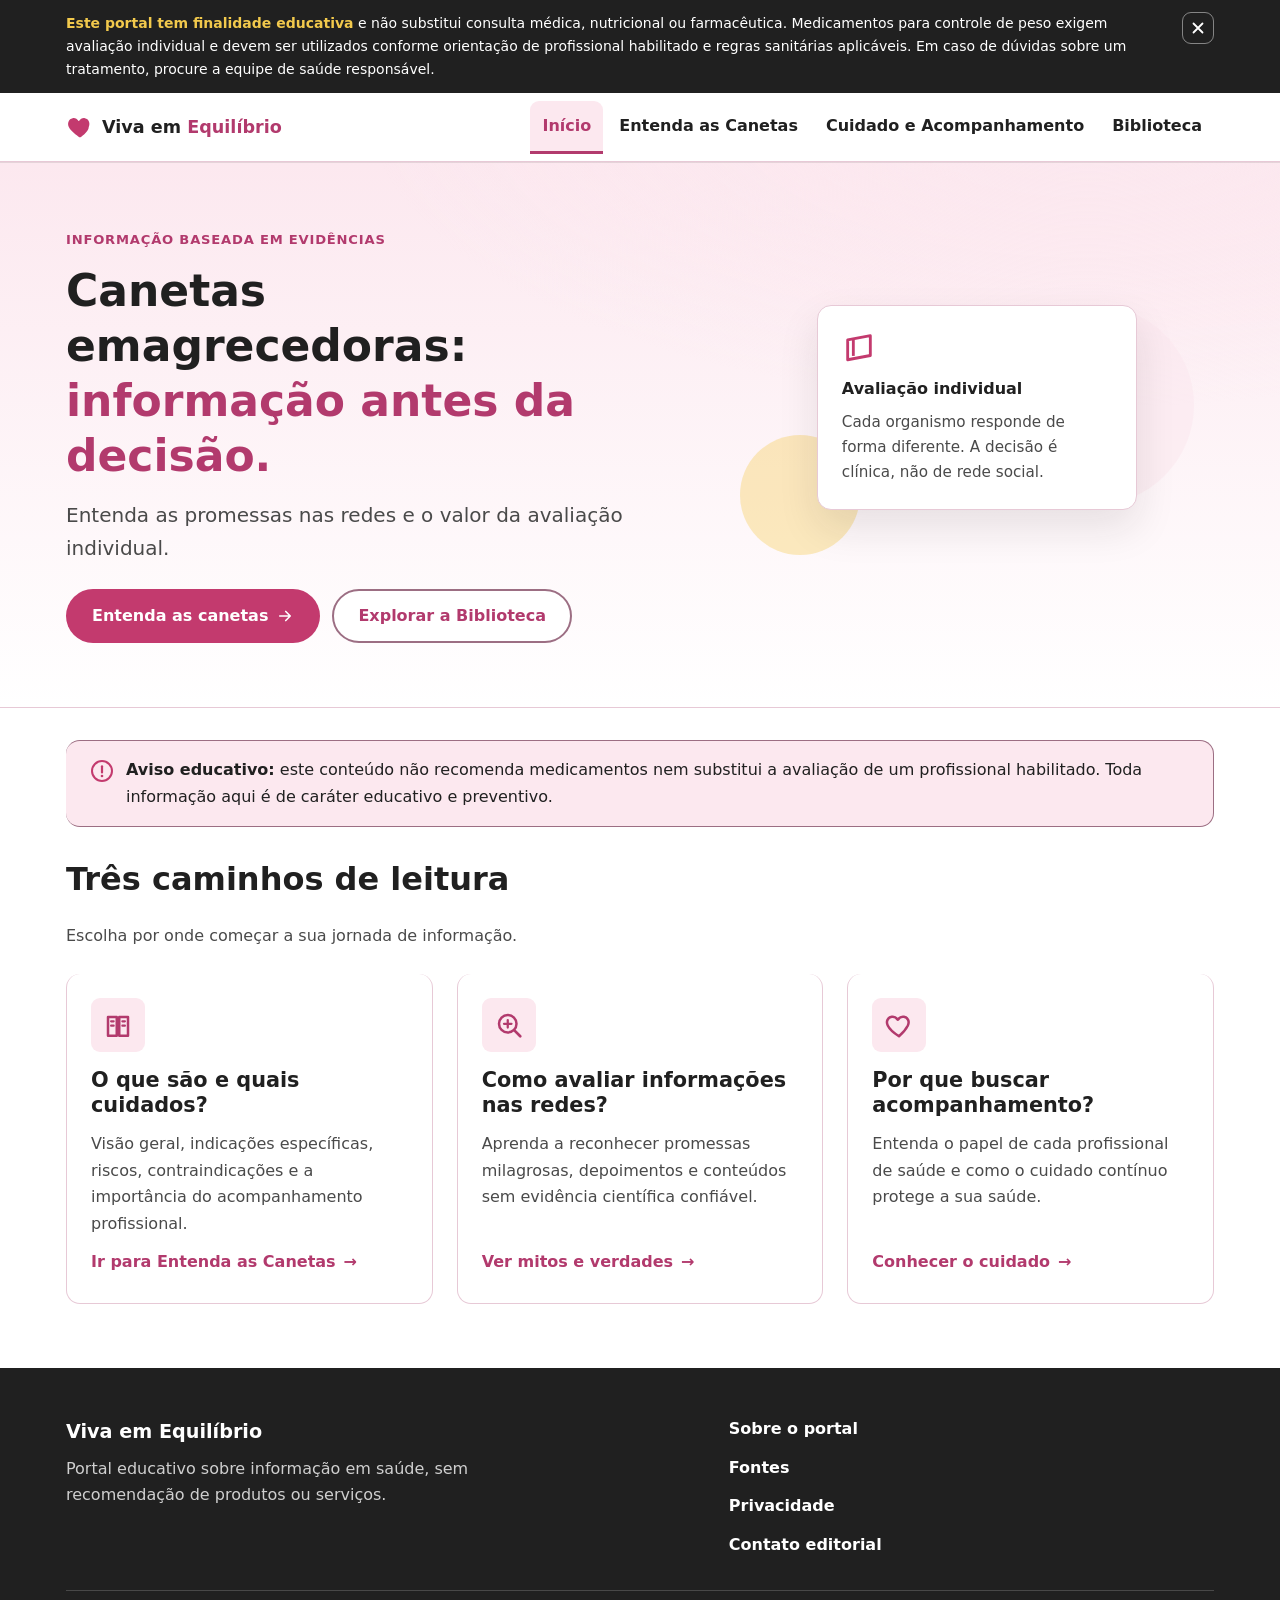
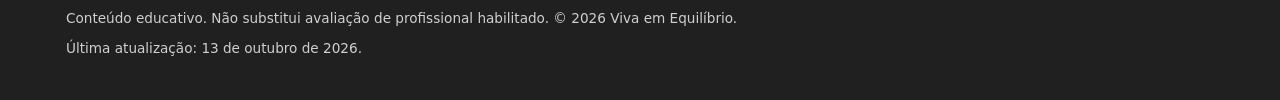
<file: index.html>
<!DOCTYPE html>
<html lang="pt-BR">
<head>
  <meta charset="UTF-8" />
  <meta name="viewport" content="width=device-width, initial-scale=1" />
  <meta name="description" content="Portal educativo Viva em Equilíbrio: informação baseada em evidências sobre canetas emagrecedoras, riscos, procedência, cuidado multiprofissional e fontes confiáveis." />
  <meta name="theme-color" content="#D94F83" />
  <meta name="color-scheme" content="light" />
  <meta name="author" content="Viva em Equilíbrio" />
  <link rel="icon" type="image/svg+xml" href="favicon.svg" />

  <link rel="canonical" href="https://viva-em-equilibrio.scoty-mat.workers.dev/" />

  <!-- Compartilhamento em redes sociais -->
  <meta property="og:type" content="website" />
  <meta property="og:locale" content="pt_BR" />
  <meta property="og:site_name" content="Viva em Equilíbrio" />
  <meta property="og:title" content="Viva em Equilíbrio — Informação antes da decisão" />
  <meta property="og:description" content="Portal educativo sobre canetas emagrecedoras: entenda as promessas nas redes e o valor da avaliação individual." />
  <meta property="og:url" content="https://viva-em-equilibrio.scoty-mat.workers.dev/" />
  <meta property="og:image" content="https://viva-em-equilibrio.scoty-mat.workers.dev/og-image.png" />
  <meta property="og:image:type" content="image/png" />
  <meta property="og:image:width" content="1200" />
  <meta property="og:image:height" content="630" />
  <meta property="og:image:alt" content="Viva em Equilíbrio — portal educativo: informação antes da decisão." />
  <meta name="twitter:card" content="summary_large_image" />
  <meta name="twitter:title" content="Viva em Equilíbrio — Informação antes da decisão" />
  <meta name="twitter:description" content="Portal educativo sobre canetas emagrecedoras: entenda as promessas nas redes e o valor da avaliação individual." />
  <meta name="twitter:image" content="https://viva-em-equilibrio.scoty-mat.workers.dev/og-image.png" />
  <meta name="twitter:image:alt" content="Viva em Equilíbrio — portal educativo: informação antes da decisão." />

  <title>Viva em Equilíbrio — Informação antes da decisão</title>
  <link rel="stylesheet" href="styles.css" />
  <noscript><link rel="stylesheet" href="noscript.css" /></noscript>
</head>
<body>
  <a class="pular-link" href="#conteudo">Pular para o conteúdo principal</a>

  <!-- Aviso educativo obrigatório (fixo no topo, dispensável) -->
  <div class="aviso-topo" id="aviso-topo" role="region" aria-label="Aviso educativo obrigatório">
    <div class="container aviso-topo__interno">
      <p class="aviso-topo__texto">
        <strong>Este portal tem finalidade educativa</strong> e não substitui consulta médica,
        nutricional ou farmacêutica. Medicamentos para controle de peso exigem avaliação
        individual e devem ser utilizados conforme orientação de profissional habilitado e
        regras sanitárias aplicáveis. Em caso de dúvidas sobre um tratamento, procure a equipe
        de saúde responsável.
      </p>
      <button type="button" class="aviso-topo__fechar" id="fechar-aviso" aria-label="Ocultar aviso educativo">
        <svg width="18" height="18" viewBox="0 0 24 24" aria-hidden="true" focusable="false">
          <path d="M6 6l12 12M18 6L6 18" fill="none" stroke="currentColor" stroke-width="2.4" stroke-linecap="round" />
        </svg>
      </button>
    </div>
  </div>

  <header class="cabecalho" id="topo">
    <div class="container cabecalho__interno">
      <a class="marca" href="#inicio" data-tab-link="inicio">
        <span class="marca__simbolo" aria-hidden="true">
          <svg width="28" height="28" viewBox="0 0 24 24" focusable="false">
            <path d="M12 21s-7.5-4.7-9.6-9.1C.9 8.6 2.4 5 5.7 4.4c2-.4 3.9.6 4.9 2.3a.4.4 0 0 0 .7 0c1-1.7 2.9-2.7 4.9-2.3 3.3.6 4.8 4.2 3.3 7.5C19.5 16.3 12 21 12 21z" fill="currentColor" />
          </svg>
        </span>
        <span class="marca__texto">Viva em <span class="marca__destaque">Equilíbrio</span></span>
      </a>

      <button
        type="button"
        class="hamburguer"
        id="botao-menu"
        aria-expanded="false"
        aria-controls="menu-principal"
        aria-label="Abrir menu de navegação"
      >
        <span class="hamburguer__barra" aria-hidden="true"></span>
        <span class="hamburguer__barra" aria-hidden="true"></span>
        <span class="hamburguer__barra" aria-hidden="true"></span>
      </button>

      <nav class="navegacao" id="menu-principal" aria-label="Navegação principal">
        <ul class="navegacao__lista" role="tablist" aria-label="Seções do portal">
          <li role="presentation">
            <button type="button" class="aba" id="aba-inicio" role="tab"
              aria-selected="true" aria-controls="painel-inicio" tabindex="0">
              Início
            </button>
          </li>
          <li role="presentation">
            <button type="button" class="aba" id="aba-canetas" role="tab"
              aria-selected="false" aria-controls="painel-canetas" tabindex="-1">
              Entenda as Canetas
            </button>
          </li>
          <li role="presentation">
            <button type="button" class="aba" id="aba-cuidado" role="tab"
              aria-selected="false" aria-controls="painel-cuidado" tabindex="-1">
              Cuidado e Acompanhamento
            </button>
          </li>
          <li role="presentation">
            <button type="button" class="aba" id="aba-biblioteca" role="tab"
              aria-selected="false" aria-controls="painel-biblioteca" tabindex="-1">
              Biblioteca
            </button>
          </li>
        </ul>
      </nav>
    </div>
  </header>

  <main id="conteudo" tabindex="-1">

    <!-- ============================= ABA 1: INÍCIO ============================= -->
    <section class="painel" id="painel-inicio" role="tabpanel" aria-labelledby="aba-inicio" tabindex="0">

      <div class="hero">
        <div class="container hero__interno">
          <div class="hero__conteudo">
            <p class="hero__etiqueta">Informação baseada em evidências</p>
            <h1 class="hero__titulo">Canetas emagrecedoras: <span class="hero__titulo-destaque">informação antes da decisão.</span></h1>
            <p class="hero__subtitulo">
              Entenda as promessas nas redes e o valor da avaliação individual.
            </p>
            <div class="hero__acoes">
              <button type="button" class="botao botao--primario" data-tab-link="canetas">
                Entenda as canetas
                <svg width="18" height="18" viewBox="0 0 24 24" aria-hidden="true" focusable="false">
                  <path d="M5 12h14M13 6l6 6-6 6" fill="none" stroke="currentColor" stroke-width="2.2" stroke-linecap="round" stroke-linejoin="round" />
                </svg>
              </button>
              <button type="button" class="botao botao--secundario" data-tab-link="biblioteca">
                Explorar a Biblioteca
              </button>
            </div>
          </div>
          <div class="hero__arte" aria-hidden="true">
            <div class="hero__circulo hero__circulo--1"></div>
            <div class="hero__circulo hero__circulo--2"></div>
            <div class="hero__cartao">
              <span class="hero__cartao-icon">
                <svg width="34" height="34" viewBox="0 0 24 24" focusable="false">
                  <path d="M4 7l16-3v14l-16 3V7z" fill="none" stroke="currentColor" stroke-width="2" stroke-linejoin="round" />
                  <path d="M8 6.7v11.6" fill="none" stroke="currentColor" stroke-width="2" />
                </svg>
              </span>
              <p class="hero__cartao-titulo">Avaliação individual</p>
              <p class="hero__cartao-texto">Cada organismo responde de forma diferente. A decisão é clínica, não de rede social.</p>
            </div>
          </div>
        </div>
      </div>

      <div class="container">

        <!-- Aviso educativo em destaque -->
        <aside class="bloco-aviso" role="note" aria-label="Aviso educativo">
          <span class="bloco-aviso__icone" aria-hidden="true">
            <svg width="24" height="24" viewBox="0 0 24 24" focusable="false">
              <circle cx="12" cy="12" r="10" fill="none" stroke="currentColor" stroke-width="2" />
              <path d="M12 7.3v6.2" stroke="currentColor" stroke-width="2.2" stroke-linecap="round" />
              <circle cx="12" cy="17" r="1.3" fill="currentColor" />
            </svg>
          </span>
          <p class="bloco-aviso__texto">
            <strong>Aviso educativo:</strong> este conteúdo não recomenda medicamentos nem
            substitui a avaliação de um profissional habilitado. Toda informação aqui é de
            caráter educativo e preventivo.
          </p>
        </aside>

        <!-- Três caminhos de leitura -->
        <section class="secao" aria-labelledby="titulo-caminhos">
          <header class="secao__cabecalho">
            <h2 class="secao__titulo" id="titulo-caminhos">Três caminhos de leitura</h2>
            <p class="secao__descricao">Escolha por onde começar a sua jornada de informação.</p>
          </header>

          <div class="grade grade--tres">
            <article class="cartao cartao--caminho">
              <span class="cartao__icone" aria-hidden="true">
                <svg width="30" height="30" viewBox="0 0 24 24" focusable="false">
                  <path d="M4 5.5h7v15H4zM13 5.5h7v15h-7z" fill="none" stroke="currentColor" stroke-width="2" stroke-linejoin="round" />
                  <path d="M6.5 9h2M15.5 9h2M6.5 12.5h2M15.5 12.5h2" stroke="currentColor" stroke-width="1.8" stroke-linecap="round" />
                </svg>
              </span>
              <h3 class="cartao__titulo">O que são e quais cuidados?</h3>
              <p class="cartao__texto">Visão geral, indicações específicas, riscos, contraindicações e a importância do acompanhamento profissional.</p>
              <button type="button" class="link-acao" data-tab-link="canetas">
                Ir para Entenda as Canetas
                <span aria-hidden="true">→</span>
              </button>
            </article>

            <article class="cartao cartao--caminho">
              <span class="cartao__icone" aria-hidden="true">
                <svg width="30" height="30" viewBox="0 0 24 24" focusable="false">
                  <circle cx="11" cy="11" r="7" fill="none" stroke="currentColor" stroke-width="2" />
                  <path d="M16.5 16.5L21 21" stroke="currentColor" stroke-width="2.2" stroke-linecap="round" />
                  <path d="M8 11h6M11 8v6" stroke="currentColor" stroke-width="1.8" stroke-linecap="round" />
                </svg>
              </span>
              <h3 class="cartao__titulo">Como avaliar informações nas redes?</h3>
              <p class="cartao__texto">Aprenda a reconhecer promessas milagrosas, depoimentos e conteúdos sem evidência científica confiável.</p>
              <button type="button" class="link-acao" data-tab-link="canetas">
                Ver mitos e verdades
                <span aria-hidden="true">→</span>
              </button>
            </article>

            <article class="cartao cartao--caminho">
              <span class="cartao__icone" aria-hidden="true">
                <svg width="30" height="30" viewBox="0 0 24 24" focusable="false">
                  <path d="M12 21s-7-4.4-9-8.6C1.4 9.2 3 5.9 6.2 5.4c1.9-.3 3.7.7 4.6 2.2a.3.3 0 0 0 .5 0c.9-1.5 2.7-2.5 4.6-2.2 3.2.5 4.7 3.8 3.2 7C17 16.6 12 21 12 21z" fill="none" stroke="currentColor" stroke-width="2" stroke-linejoin="round" />
                </svg>
              </span>
              <h3 class="cartao__titulo">Por que buscar acompanhamento?</h3>
              <p class="cartao__texto">Entenda o papel de cada profissional de saúde e como o cuidado contínuo protege a sua saúde.</p>
              <button type="button" class="link-acao" data-tab-link="cuidado">
                Conhecer o cuidado
                <span aria-hidden="true">→</span>
              </button>
            </article>
          </div>
        </section>
      </div>
    </section>

    <!-- ======================= ABA 2: ENTENDA AS CANETAS ======================= -->
    <section class="painel" id="painel-canetas" role="tabpanel" aria-labelledby="aba-canetas" tabindex="0" hidden>
      <div class="container secao-pagina">

        <nav class="subnav" aria-label="Subáreas de Entenda as Canetas">
          <a href="#canetas-visao">Visão Geral</a>
          <a href="#canetas-riscos">Riscos e Cuidados</a>
          <a href="#canetas-procedencia">Procedência</a>
          <a href="#canetas-mitos">Mitos e Verdades</a>
          <a href="#canetas-alertas">Sinais de Alerta</a>
          <a href="#canetas-quiz">Quiz Educativo</a>
        </nav>

        <header class="pagina__cabecalho">
          <p class="pagina__etiqueta">Tema central</p>
          <h1 class="pagina__titulo">Entenda as Canetas</h1>
          <p class="pagina__descricao">
            Informação educativa sobre medicamentos injetáveis usados no controle de peso —
            sem promessas e sem recomendar produtos.
          </p>
        </header>

        <aside class="bloco-aviso bloco-aviso--alerta" role="note">
          <span class="bloco-aviso__icone" aria-hidden="true">
            <svg width="24" height="24" viewBox="0 0 24 24" focusable="false">
              <path d="M12 3l9.5 17H2.5L12 3z" fill="none" stroke="currentColor" stroke-width="2" stroke-linejoin="round" />
              <path d="M12 9.5v4.5" stroke="currentColor" stroke-width="2.2" stroke-linecap="round" />
              <circle cx="12" cy="17.2" r="1.2" fill="currentColor" />
            </svg>
          </span>
          <p class="bloco-aviso__texto">
            <strong>Não inicie, interrompa ou altere tratamento por conta própria.</strong>
            Decisões sobre medicamentos devem ser tomadas com um profissional habilitado.
          </p>
        </aside>

        <!-- Visão Geral -->
        <section class="secao" id="canetas-visao" aria-labelledby="titulo-visao">
          <header class="secao__cabecalho">
            <h2 class="secao__titulo" id="titulo-visao">Visão geral</h2>
          </header>
          <div class="texto-longos">
            <p>
              As chamadas “canetas emagrecedoras” são formas de apresentação de medicamentos
              injetáveis que atuam em mecanismos ligados ao apetite e ao metabolismo. Elas não
              são produtos de uso geral nem itens de bem-estar: são medicamentos sujeitos a
              regras sanitárias e que exigem <strong>indicação específica</strong>.
            </p>
            <p>
              A indicação depende de uma <strong>avaliação individual</strong>. Fatores como
              histórico de saúde, outras condições clínicas, uso de outros medicamentos e
              objetivos do tratamento precisam ser analisados por um profissional habilitado.
              O que funciona para uma pessoa pode não ser adequado — nem seguro — para outra.
            </p>
            <div class="destaque-lista">
              <h3 class="destaque-lista__titulo">O que a avaliação individual considera</h3>
              <ul class="lista-marcada">
                <li>Histórico clínico e condições de saúde associadas.</li>
                <li>Uso de outros medicamentos e possíveis interações.</li>
                <li>Contraindicações e fatores de risco pessoais.</li>
                <li>Acompanhamento, exames e monitoramento ao longo do tempo.</li>
              </ul>
            </div>
          </div>
        </section>

        <!-- Riscos e Cuidados (acordeão) -->
        <section class="secao" id="canetas-riscos" aria-labelledby="titulo-riscos">
          <header class="secao__cabecalho">
            <h2 class="secao__titulo" id="titulo-riscos">Riscos e cuidados</h2>
            <p class="secao__descricao">Toque em cada item para expandir. Estas informações são educativas e não substituem a bula nem a orientação profissional.</p>
          </header>

          <div class="acordeao" data-acordeao>
            <div class="acordeao__item">
              <h3 class="acordeao__cabecalho">
                <button type="button" class="acordeao__gatilho" aria-expanded="false" aria-controls="risco-1" id="risco-1-gatilho">
                  <span>Efeitos adversos</span>
                  <span class="acordeao__seta" aria-hidden="true"></span>
                </button>
              </h3>
              <div class="acordeao__painel" id="risco-1" role="region" aria-labelledby="risco-1-gatilho" hidden>
                <p>
                  Como qualquer medicamento, podem ocorrer reações indesejadas. A intensidade e
                  o tipo variam de pessoa para pessoa. Somente um profissional pode avaliar se os
                  benefícios superam os riscos no seu caso e como monitorá-los. Não busque
                  orientação sobre reações em redes sociais: procure a equipe de saúde.
                </p>
              </div>
            </div>

            <div class="acordeao__item">
              <h3 class="acordeao__cabecalho">
                <button type="button" class="acordeao__gatilho" aria-expanded="false" aria-controls="risco-2" id="risco-2-gatilho">
                  <span>Contraindicações</span>
                  <span class="acordeao__seta" aria-hidden="true"></span>
                </button>
              </h3>
              <div class="acordeao__painel" id="risco-2" role="region" aria-labelledby="risco-2-gatilho" hidden>
                <p>
                  Existem situações em que o uso não é indicado. Essas condições precisam ser
                  identificadas por quem avalia e acompanha o tratamento. É por isso que o uso
                  sem indicação e sem acompanhamento é considerado inseguro.
                </p>
              </div>
            </div>

            <div class="acordeao__item">
              <h3 class="acordeao__cabecalho">
                <button type="button" class="acordeao__gatilho" aria-expanded="false" aria-controls="risco-3" id="risco-3-gatilho">
                  <span>Interações medicamentosas</span>
                  <span class="acordeao__seta" aria-hidden="true"></span>
                </button>
              </h3>
              <div class="acordeao__painel" id="risco-3" role="region" aria-labelledby="risco-3-gatilho" hidden>
                <p>
                  Outros medicamentos em uso podem interferir no efeito e na segurança do
                  tratamento. Sempre informe à equipe de saúde tudo o que você utiliza, incluindo
                  suplementos e produtos de origem natural.
                </p>
              </div>
            </div>

            <div class="acordeao__item">
              <h3 class="acordeao__cabecalho">
                <button type="button" class="acordeao__gatilho" aria-expanded="false" aria-controls="risco-4" id="risco-4-gatilho">
                  <span>Importância do acompanhamento</span>
                  <span class="acordeao__seta" aria-hidden="true"></span>
                </button>
              </h3>
              <div class="acordeao__painel" id="risco-4" role="region" aria-labelledby="risco-4-gatilho" hidden>
                <p>
                  O acompanhamento permite ajustes, monitoramento de efeitos e detecção precoce
                  de problemas. Tratamento sério é tratamento acompanhado.
                </p>
              </div>
            </div>
          </div>

          <p class="aviso-inline">
            <strong>Lembrete:</strong> não inicie, interrompa ou altere tratamento por conta própria.
          </p>
        </section>

        <!-- Procedência e Autenticidade -->
        <section class="secao secao--destaque" id="canetas-procedencia" aria-labelledby="titulo-procedencia">
          <header class="secao__cabecalho">
            <h2 class="secao__titulo" id="titulo-procedencia">Original, falsificada ou irregular: como verificar?</h2>
            <p class="secao__descricao">Aparência e QR code, isoladamente, não garantem autenticidade.</p>
          </header>

          <div class="grade grade--dois">
            <div class="cartao cartao--verificacao">
              <h3 class="cartao__titulo">Checklist de verificação</h3>
              <ul class="lista-marcada lista-marcada--numerada">
                <li><strong>Estabelecimento e nota fiscal:</strong> compra em local licenciado, com documentação.</li>
                <li><strong>Registro na Anvisa:</strong> confira o registro do produto nos canais oficiais.</li>
                <li><strong>Lote e lacres:</strong> verifique integridade da embalagem, lote e validade.</li>
                <li><strong>Alertas oficiais:</strong> acompanhe comunicados e alertas sanitários publicados.</li>
              </ul>
            </div>
            <div class="cartao cartao--atencao">
              <h3 class="cartao__titulo">Atenção</h3>
              <p class="cartao__texto">
                Um QR code pode ser copiado e reaproveitado. Imagens bonitas, embalagens
                impecáveis e “aparência de original” <strong>não garantem autenticidade</strong>.
              </p>
              <p class="cartao__texto">
                Este portal é educativo e <strong>não autentica produtos por foto</strong>. Para
                confirmar procedência, consulte os canais oficiais citados na
                <button type="button" class="link-acao link-acao--inline" data-tab-link="biblioteca">Biblioteca</button>.
              </p>
            </div>
          </div>
        </section>

        <!-- Mitos e Verdades -->
        <section class="secao" id="canetas-mitos" aria-labelledby="titulo-mitos">
          <header class="secao__cabecalho">
            <h2 class="secao__titulo" id="titulo-mitos">Mitos e verdades</h2>
            <p class="secao__descricao">Perguntas frequentes com respostas diretas.</p>
          </header>

          <div class="acordeao" data-acordeao>
            <div class="acordeao__item">
              <h3 class="acordeao__cabecalho">
                <button type="button" class="acordeao__gatilho" aria-expanded="false" aria-controls="mito-1" id="mito-1-gatilho">
                  <span>Depoimento comprova segurança?</span>
                  <span class="acordeao__seta" aria-hidden="true"></span>
                </button>
              </h3>
              <div class="acordeao__painel" id="mito-1" role="region" aria-labelledby="mito-1-gatilho" hidden>
                <p><strong>Não.</strong> Um relato pessoal é uma experiência individual e não
                  substitui evidências científicas. Depoimentos não comprovam segurança nem eficácia.</p>
              </div>
            </div>

            <div class="acordeao__item">
              <h3 class="acordeao__cabecalho">
                <button type="button" class="acordeao__gatilho" aria-expanded="false" aria-controls="mito-2" id="mito-2-gatilho">
                  <span>Serve para qualquer pessoa?</span>
                  <span class="acordeao__seta" aria-hidden="true"></span>
                </button>
              </h3>
              <div class="acordeao__painel" id="mito-2" role="region" aria-labelledby="mito-2-gatilho" hidden>
                <p><strong>Não.</strong> A indicação é individual. O que é adequado para uma pessoa
                  pode não ser para outra, por isso a avaliação profissional é indispensável.</p>
              </div>
            </div>

            <div class="acordeao__item">
              <h3 class="acordeao__cabecalho">
                <button type="button" class="acordeao__gatilho" aria-expanded="false" aria-controls="mito-3" id="mito-3-gatilho">
                  <span>Todo medicamento é ruim?</span>
                  <span class="acordeao__seta" aria-hidden="true"></span>
                </button>
              </h3>
              <div class="acordeao__painel" id="mito-3" role="region" aria-labelledby="mito-3-gatilho" hidden>
                <p><strong>Não.</strong> Medicamentos podem ter indicação adequada quando usados
                  com avaliação, prescrição e acompanhamento. O problema não é o medicamento em
                  si, mas o uso sem critério.</p>
              </div>
            </div>

            <div class="acordeao__item">
              <h3 class="acordeao__cabecalho">
                <button type="button" class="acordeao__gatilho" aria-expanded="false" aria-controls="mito-4" id="mito-4-gatilho">
                  <span>Quanto mais rápido o resultado, melhor?</span>
                  <span class="acordeao__seta" aria-hidden="true"></span>
                </button>
              </h3>
              <div class="acordeao__painel" id="mito-4" role="region" aria-labelledby="mito-4-gatilho" hidden>
                <p><strong>Não necessariamente.</strong> Promessas de resultados rápidos e garantidos
                  são um sinal de alerta. Saúde não funciona com atalhos milagrosos nem com
                  garantias de resultado.</p>
              </div>
            </div>
          </div>
        </section>

        <!-- Sinais de alerta -->
        <section class="secao" id="canetas-alertas" aria-labelledby="titulo-alertas">
          <header class="secao__cabecalho">
            <h2 class="secao__titulo" id="titulo-alertas">Sinais de alerta nas redes</h2>
            <p class="secao__descricao">
              Se uma publicação usa um destes recursos, trate com desconfiança e busque
              informação em fontes confiáveis antes de qualquer decisão.
            </p>
          </header>

          <ul class="lista-alerta">
            <li>Promessa de resultado rápido, garantido ou “sem esforço”.</li>
            <li>“Antes e depois” apresentado como única prova.</li>
            <li>Venda direta por mensagem privada, sem estabelecimento licenciado nem nota fiscal.</li>
            <li>Senso de urgência: “últimas unidades”, “só hoje”.</li>
            <li>Produto sem registro sanitário, com lote ilegível ou embalagem violada.</li>
            <li>Depoimento de influenciador tratado como prova de segurança.</li>
            <li>Ausência de fonte científica e de identificação de profissional habilitado.</li>
            <li>Promessa de “fórmula secreta” ou manipulação sem prescrição.</li>
          </ul>
        </section>

        <!-- Quiz Educativo -->
        <section class="secao secao--quiz" id="canetas-quiz" aria-labelledby="titulo-quiz">
          <header class="secao__cabecalho">
            <h2 class="secao__titulo" id="titulo-quiz">Quiz educativo</h2>
            <p class="secao__descricao">Teste o que você aprendeu. As respostas trazem uma explicação imediata.</p>
          </header>

          <div class="quiz" id="quiz" data-quiz>
            <p class="quiz__progresso" id="quiz-progresso" aria-live="polite">Pergunta 1</p>
            <div id="quiz-conteudo"></div>
            <div class="quiz__rodape">
              <button type="button" class="botao botao--secundario" id="quiz-reiniciar" hidden>Refazer o quiz</button>
            </div>
          </div>
        </section>

      </div>
    </section>

    <!-- ================== ABA 3: CUIDADO E ACOMPANHAMENTO ================== -->
    <section class="painel" id="painel-cuidado" role="tabpanel" aria-labelledby="aba-cuidado" tabindex="0" hidden>
      <div class="container secao-pagina">

        <header class="pagina__cabecalho">
          <p class="pagina__etiqueta">Cuidado contínuo</p>
          <h1 class="pagina__titulo">Cuidado e Acompanhamento</h1>
          <p class="pagina__descricao">
            Saúde se constrói com uma equipe — cada profissional tem um papel específico e
            complementar no seu cuidado.
          </p>
        </header>

        <aside class="bloco-aviso" role="note">
          <span class="bloco-aviso__icone" aria-hidden="true">
            <svg width="24" height="24" viewBox="0 0 24 24" focusable="false">
              <circle cx="12" cy="12" r="10" fill="none" stroke="currentColor" stroke-width="2" />
              <path d="M12 7.3v6.2" stroke="currentColor" stroke-width="2.2" stroke-linecap="round" />
              <circle cx="12" cy="17" r="1.3" fill="currentColor" />
            </svg>
          </span>
          <p class="bloco-aviso__texto">
            <strong>Aviso educativo:</strong> este portal não realiza diagnóstico, prescrição
            nem indicação de tratamento. Procure sempre profissionais habilitados.
          </p>
        </aside>

        <!-- Papéis dos profissionais -->
        <section class="secao" aria-labelledby="titulo-profissionais">
          <header class="secao__cabecalho">
            <h2 class="secao__titulo" id="titulo-profissionais">Quem faz o quê</h2>
            <p class="secao__descricao">Profissionais habilitados e suas atribuições no cuidado.</p>
          </header>

          <div class="grade grade--quatro">
            <article class="cartao cartao--profissional">
              <span class="cartao__icone cartao__icone--medico" aria-hidden="true">
                <svg width="28" height="28" viewBox="0 0 24 24" focusable="false">
                  <path d="M12 12a4 4 0 1 0 0-8 4 4 0 0 0 0 8z" fill="none" stroke="currentColor" stroke-width="2" />
                  <path d="M5 21c0-3.5 3.1-6 7-6s7 2.5 7 6" fill="none" stroke="currentColor" stroke-width="2" stroke-linecap="round" />
                </svg>
              </span>
              <h3 class="cartao__titulo">Médico(a)</h3>
              <p class="cartao__texto">Avaliação clínica, indicação, prescrição e condução do tratamento.</p>
            </article>

            <article class="cartao cartao--profissional">
              <span class="cartao__icone cartao__icone--nutri" aria-hidden="true">
                <svg width="28" height="28" viewBox="0 0 24 24" focusable="false">
                  <path d="M12 21V9" stroke="currentColor" stroke-width="2" stroke-linecap="round" />
                  <path d="M12 9c0-3 2-5 6-5 0 3-2 5-6 5zM12 13c0-3-2-5-6-5 0 3 2 5 6 5z" fill="none" stroke="currentColor" stroke-width="2" stroke-linejoin="round" />
                </svg>
              </span>
              <h3 class="cartao__titulo">Nutricionista</h3>
              <p class="cartao__texto">Orientação alimentar e acompanhamento nutricional individualizado.</p>
            </article>

            <article class="cartao cartao--profissional">
              <span class="cartao__icone cartao__icone--farma" aria-hidden="true">
                <svg width="28" height="28" viewBox="0 0 24 24" focusable="false">
                  <rect x="4" y="7" width="16" height="13" rx="2" fill="none" stroke="currentColor" stroke-width="2" />
                  <path d="M9 7V5a3 3 0 0 1 6 0v2M12 11v5M9.5 13.5h5" stroke="currentColor" stroke-width="2" stroke-linecap="round" />
                </svg>
              </span>
              <h3 class="cartao__titulo">Farmacêutico(a)</h3>
              <p class="cartao__texto">Dúvidas sobre medicamentos, uso correto, armazenamento e procedência.</p>
            </article>

            <article class="cartao cartao--profissional">
              <span class="cartao__icone cartao__icone--edfisica" aria-hidden="true">
                <svg width="28" height="28" viewBox="0 0 24 24" focusable="false">
                  <path d="M6.5 9v6M3.5 10.5v3M17.5 9v6M20.5 10.5v3M6.5 12h11" stroke="currentColor" stroke-width="2" stroke-linecap="round" />
                </svg>
              </span>
              <h3 class="cartao__titulo">Educação Física</h3>
              <p class="cartao__texto">Movimento e treino conforme habilitação e condição individual.</p>
            </article>
          </div>
        </section>

        <!-- Alimentação e movimento -->
        <section class="secao" aria-labelledby="titulo-alimentacao">
          <header class="secao__cabecalho">
            <h2 class="secao__titulo" id="titulo-alimentacao">Alimentação e movimento</h2>
            <p class="secao__descricao">Hábitos e atividade orientada como apoio ao cuidado — sem promessas clínicas.</p>
          </header>

          <div class="grade grade--dois">
            <article class="cartao cartao--suave">
              <h3 class="cartao__titulo">Alimentação</h3>
              <p class="cartao__texto">
                Uma alimentação equilibrada é construída com orientação profissional e respeita
                a sua rotina, cultura e realidade. Este portal <strong>não oferece cardápios
                prontos</strong> nem dietas milagrosas.
              </p>
              <ul class="lista-checada">
                <li>Orientação individualizada com nutricionista.</li>
                <li>Hábitos sustentáveis em vez de soluções extremas.</li>
                <li>Sem promessas de resultado clínico.</li>
              </ul>
            </article>

            <article class="cartao cartao--suave">
              <h3 class="cartao__titulo">Movimento</h3>
              <p class="cartao__texto">
                A prática de atividade física orientada contribui para a saúde quando respeita os
                limites e a condição de cada pessoa. Intensidade e modalidade devem ser definidas
                por profissional habilitado.
              </p>
              <ul class="lista-checada">
                <li>Treino conforme habilitação profissional.</li>
                <li>Progressão cautelosa e individual.</li>
                <li>Consistência importa mais que intensidade.</li>
              </ul>
            </article>
          </div>
        </section>

        <!-- Perguntas para consulta -->
        <section class="secao secao--destaque" aria-labelledby="titulo-perguntas">
          <header class="secao__cabecalho">
            <h2 class="secao__titulo" id="titulo-perguntas">Perguntas para levar à consulta</h2>
            <p class="secao__descricao">Anote e converse com a equipe de saúde responsável.</p>
          </header>

          <ul class="lista-perguntas">
            <li>Qual é a indicação no meu caso?</li>
            <li>Quais riscos eu devo conhecer?</li>
            <li>Existem contraindicações para mim?</li>
            <li>Como será o acompanhamento e a frequência das avaliações?</li>
            <li>Que sinais ou sintomas exigem contato imediato com a equipe?</li>
            <li>Preciso ajustar algo na alimentação ou na rotina de atividade física?</li>
          </ul>
        </section>

        <!-- Onde buscar ajuda e denunciar -->
        <section class="secao secao--destaque" aria-labelledby="titulo-denunciar">
          <header class="secao__cabecalho">
            <h2 class="secao__titulo" id="titulo-denunciar">Onde buscar ajuda e denunciar</h2>
            <p class="secao__descricao">
              Este portal não é canal de atendimento nem de denúncia. Para essas situações,
              use os canais oficiais.
            </p>
          </header>

          <ul class="lista-marcada">
            <li><strong>Dúvidas de saúde:</strong> procure a equipe de saúde responsável ou uma unidade de saúde.</li>
            <li><strong>Disque Saúde — 136:</strong> canal oficial de informações do Ministério da Saúde.</li>
            <li><strong>Anvisa:</strong> alertas sanitários e informação sobre registro de produtos
              (<a class="link-externo" href="https://www.gov.br/anvisa" target="_blank" rel="noopener noreferrer">gov.br/anvisa<span class="link-externo__icone" aria-hidden="true">↗</span><span class="visualmente-oculto">(abre em nova aba)</span></a>).</li>
            <li><strong>Conselhos profissionais:</strong> dúvidas sobre a atuação de um profissional podem ser encaminhadas ao conselho da categoria.</li>
            <li><strong>Defesa do consumidor:</strong> em problemas de compra, registre reclamação no Procon ou na plataforma consumidor.gov.br.</li>
          </ul>
        </section>

        <!-- Formulário de opinião (estático) -->
        <section class="secao" aria-labelledby="titulo-opiniao">
          <header class="secao__cabecalho">
            <h2 class="secao__titulo" id="titulo-opiniao">Deixe sua opinião</h2>
            <p class="secao__descricao">
              Este é um formulário educativo estático. Ele não envia nem armazena dados e
              <strong>não deve conter informações clínicas ou pessoais sensíveis</strong>.
            </p>
          </header>

          <form class="formulario" id="formulario-opiniao" novalidate>
            <div class="campo">
              <label for="op-tipo">Tipo de mensagem</label>
              <select id="op-tipo" name="tipo" required aria-describedby="erro-tipo">
                <option value="" selected disabled>Selecione uma opção</option>
                <option value="sugestao">Sugestão de conteúdo</option>
                <option value="duvida">Dúvida sobre navegação</option>
                <option value="acessibilidade">Relato de acessibilidade</option>
                <option value="outro">Outro assunto não clínico</option>
              </select>
              <p class="campo__erro" id="erro-tipo" hidden></p>
            </div>

            <div class="campo">
              <label for="op-mensagem">Mensagem <span class="campo__obrigatorio" aria-hidden="true">*</span></label>
              <textarea id="op-mensagem" name="mensagem" rows="5" required
                aria-describedby="ajuda-mensagem erro-mensagem"
                placeholder="Escreva sua sugestão. Não inclua dados pessoais nem informações de saúde."></textarea>
              <p class="campo__ajuda" id="ajuda-mensagem">
                Máximo de 500 caracteres. Não compartilhe dados clínicos, exames ou receitas.
                <span class="campo__contador" id="contador-mensagem">0/500</span>
              </p>
              <p class="campo__erro" id="erro-mensagem" hidden></p>
            </div>

            <div class="campo campo--check">
              <input type="checkbox" id="op-consentimento" name="consentimento" required
                aria-describedby="erro-consentimento" />
              <label for="op-consentimento">
                Entendo que este formulário é estático, educativo e não representa canal de
                atendimento ou denúncia sanitária.
                <span class="campo__obrigatorio" aria-hidden="true">*</span>
              </label>
            </div>
            <p class="campo__erro" id="erro-consentimento" hidden></p>

            <button type="submit" class="botao botao--primario">Registrar feedback</button>

            <p class="formulario__retorno" id="formulario-retorno" role="status" aria-live="polite" hidden></p>
          </form>
        </section>

      </div>
    </section>

    <!-- ========================== ABA 4: BIBLIOTECA ========================== -->
    <section class="painel" id="painel-biblioteca" role="tabpanel" aria-labelledby="aba-biblioteca" tabindex="0" hidden>
      <div class="container secao-pagina">

        <header class="pagina__cabecalho">
          <p class="pagina__etiqueta">Acervo curado</p>
          <h1 class="pagina__titulo">Biblioteca</h1>
          <p class="pagina__descricao">
            Fontes confiáveis, vídeos informativos e modelos de notícias e alertas.
            Todo o conteúdo passa por curadoria humana.
          </p>
        </header>

        <div class="filtros" role="group" aria-label="Filtrar conteúdo da biblioteca">
          <button type="button" class="filtro is-ativo" data-filtro="fontes" aria-pressed="true">Fontes confiáveis</button>
          <button type="button" class="filtro" data-filtro="videos" aria-pressed="false">Vídeos informativos</button>
          <button type="button" class="filtro" data-filtro="noticias" aria-pressed="false">Notícias e alertas</button>
        </div>

        <p class="filtros__status" id="filtros-status" role="status" aria-live="polite">Exibindo: Fontes confiáveis</p>

        <!-- Filtro 1: Fontes confiáveis -->
        <div class="grupo-filtro" id="grupo-fontes" data-grupo="fontes">
          <p class="grupo-filtro__nota">
            Os links apontam para canais oficiais, apenas para fins informativos. A citação
            <strong>não sugere parceria, endosso ou vínculo</strong> com as instituições.
          </p>
          <div class="grade grade--tres">
            <article class="cartao cartao--fonte">
              <h3 class="cartao__titulo">Ministério da Saúde / Saúde com Ciência</h3>
              <p class="cartao__texto">Informação oficial em saúde, campanhas e conteúdos de ciência para o público geral.</p>
              <a class="link-externo" href="https://www.gov.br/saude" target="_blank" rel="noopener noreferrer">
                gov.br/saude
                <span class="link-externo__icone" aria-hidden="true">↗</span>
                <span class="visualmente-oculto">(abre em nova aba)</span>
              </a>
            </article>

            <article class="cartao cartao--fonte">
              <h3 class="cartao__titulo">Anvisa</h3>
              <p class="cartao__texto">Regulação sanitária, registro de produtos, alertas e orientações oficiais.</p>
              <a class="link-externo" href="https://www.gov.br/anvisa" target="_blank" rel="noopener noreferrer">
                gov.br/anvisa
                <span class="link-externo__icone" aria-hidden="true">↗</span>
                <span class="visualmente-oculto">(abre em nova aba)</span>
              </a>
            </article>

            <article class="cartao cartao--fonte">
              <h3 class="cartao__titulo">CFN</h3>
              <p class="cartao__texto">Conselho Federal de Nutricionistas: orientações e informações sobre a profissão.</p>
              <a class="link-externo" href="https://www.cfn.org.br" target="_blank" rel="noopener noreferrer">
                cfn.org.br
                <span class="link-externo__icone" aria-hidden="true">↗</span>
                <span class="visualmente-oculto">(abre em nova aba)</span>
              </a>
            </article>

            <article class="cartao cartao--fonte">
              <h3 class="cartao__titulo">CRN-7</h3>
              <p class="cartao__texto">Conselho Regional de Nutricionistas da 7ª Região: informações regionais e fiscalização.</p>
              <a class="link-externo" href="https://www.crn7.org.br" target="_blank" rel="noopener noreferrer">
                crn7.org.br
                <span class="link-externo__icone" aria-hidden="true">↗</span>
                <span class="visualmente-oculto">(abre em nova aba)</span>
              </a>
            </article>

            <article class="cartao cartao--fonte">
              <h3 class="cartao__titulo">SciELO</h3>
              <p class="cartao__texto">Biblioteca científica de acesso aberto com artigos revisados por pares.</p>
              <a class="link-externo" href="https://www.scielo.br" target="_blank" rel="noopener noreferrer">
                scielo.br
                <span class="link-externo__icone" aria-hidden="true">↗</span>
                <span class="visualmente-oculto">(abre em nova aba)</span>
              </a>
            </article>

            <article class="cartao cartao--fonte">
              <h3 class="cartao__titulo">PubMed</h3>
              <p class="cartao__texto">Base internacional de literatura científica em saúde e áreas biomédicas.</p>
              <a class="link-externo" href="https://pubmed.ncbi.nlm.nih.gov" target="_blank" rel="noopener noreferrer">
                pubmed.ncbi.nlm.nih.gov
                <span class="link-externo__icone" aria-hidden="true">↗</span>
                <span class="visualmente-oculto">(abre em nova aba)</span>
              </a>
            </article>
          </div>
        </div>

        <!-- Filtro 2: Vídeos informativos -->
        <div class="grupo-filtro" id="grupo-videos" data-grupo="videos" hidden>
          <p class="grupo-filtro__nota">
            <strong>Conteúdos previstos, ainda não publicados em massa.</strong> Os cartões
            descrevem pautas planejadas de vídeo sob demanda. Não há autoplay nem incorporação
            automática.
          </p>
          <div class="grade grade--tres">
            <article class="cartao cartao--video">
              <div class="cartao__midia" role="img" aria-label="Espaço reservado para vídeo: O que são canetas emagrecedoras">
                <span class="cartao__play" aria-hidden="true">
                  <svg width="34" height="34" viewBox="0 0 24 24" focusable="false">
                    <path d="M8 5.5v13l11-6.5-11-6.5z" fill="currentColor" />
                  </svg>
                </span>
                <span class="cartao__midia-selo">Vídeo sob demanda</span>
              </div>
              <h3 class="cartao__titulo">O que são essas canetas?</h3>
              <p class="cartao__texto">Pauta prevista: introdução educativa ao tema, sem recomendação de produtos.</p>
              <p class="cartao__meta">Duração estimada: até 5 min</p>
            </article>

            <article class="cartao cartao--video">
              <div class="cartao__midia" role="img" aria-label="Espaço reservado para vídeo: Como checar uma informação de saúde">
                <span class="cartao__play" aria-hidden="true">
                  <svg width="34" height="34" viewBox="0 0 24 24" focusable="false">
                    <path d="M8 5.5v13l11-6.5-11-6.5z" fill="currentColor" />
                  </svg>
                </span>
                <span class="cartao__midia-selo">Vídeo sob demanda</span>
              </div>
              <h3 class="cartao__titulo">Como checar uma informação de saúde</h3>
              <p class="cartao__texto">Pauta prevista: sinais de alerta em conteúdos de redes sociais e onde verificar.</p>
              <p class="cartao__meta">Duração estimada: até 6 min</p>
            </article>

            <article class="cartao cartao--video">
              <div class="cartao__midia" role="img" aria-label="Espaço reservado para vídeo: Procedência e registro sanitário">
                <span class="cartao__play" aria-hidden="true">
                  <svg width="34" height="34" viewBox="0 0 24 24" focusable="false">
                    <path d="M8 5.5v13l11-6.5-11-6.5z" fill="currentColor" />
                  </svg>
                </span>
                <span class="cartao__midia-selo">Vídeo sob demanda</span>
              </div>
              <h3 class="cartao__titulo">Procedência e registro sanitário</h3>
              <p class="cartao__texto">Pauta prevista: como consultar registro e acompanhar alertas oficiais.</p>
              <p class="cartao__meta">Duração estimada: até 5 min</p>
            </article>
          </div>
        </div>

        <!-- Filtro 3: Notícias e alertas -->
        <div class="grupo-filtro" id="grupo-noticias" data-grupo="noticias" hidden>
          <p class="grupo-filtro__nota">
            <strong>Modelos de estrutura editorial.</strong> Os itens abaixo demonstram como
            notícias, alertas sanitários e informações científicas serão apresentados, sempre com
            curadoria humana e data em destaque. Não são notícias reais publicadas.
          </p>
          <div class="grade grade--tres">
            <article class="cartao cartao--noticia">
              <p class="noticia__tag">Modelo · Notícia</p>
              <h3 class="cartao__titulo">Título da notícia em linguagem simples</h3>
              <p class="cartao__texto">Resumo curto e objetivo do fato, com fonte oficial indicada e sem sensacionalismo.</p>
              <p class="noticia__data">Publicação: <time datetime="2026-01-01">exemplo de data</time></p>
            </article>

            <article class="cartao cartao--noticia cartao--noticia-alerta">
              <p class="noticia__tag noticia__tag--alerta">
                <span class="icone-alerta" aria-hidden="true">!</span> Modelo · Alerta
              </p>
              <h3 class="cartao__titulo">Título do alerta sanitário</h3>
              <p class="cartao__texto">Descrição do alerta, órgão emissor e orientação de como agir, com link para a fonte.</p>
              <p class="noticia__data">Emissão: <time datetime="2026-01-01">exemplo de data</time></p>
            </article>

            <article class="cartao cartao--noticia">
              <p class="noticia__tag">Modelo · Ciência</p>
              <h3 class="cartao__titulo">Título de informação científica</h3>
              <p class="cartao__texto">Síntese de um estudo ou tema científico, com contexto e limites da evidência.</p>
              <p class="noticia__data">Atualização: <time datetime="2026-01-01">exemplo de data</time></p>
            </article>
          </div>
        </div>

      </div>
    </section>

  </main>

  <!-- ================================ RODAPÉ ================================ -->
  <footer class="rodape">
    <div class="container rodape__interno">
      <div class="rodape__marca">
        <p class="rodape__titulo">Viva em Equilíbrio</p>
        <p class="rodape__descricao">Portal educativo sobre informação em saúde, sem recomendação de produtos ou serviços.</p>
      </div>

      <nav class="rodape__nav" aria-label="Links do rodapé">
        <ul class="rodape__lista">
          <li><button type="button" class="rodape__link" data-modal="sobre">Sobre o portal</button></li>
          <li><button type="button" class="rodape__link" data-modal="fontes">Fontes</button></li>
          <li><button type="button" class="rodape__link" data-modal="privacidade">Privacidade</button></li>
          <li><button type="button" class="rodape__link" data-modal="contato">Contato editorial</button></li>
        </ul>
      </nav>
    </div>

    <div class="container">
      <p class="rodape__legal">
        Conteúdo educativo. Não substitui avaliação de profissional habilitado. ©
        <span id="ano-atual">2026</span> Viva em Equilíbrio.
        <span class="rodape__atualizacao">
          Última atualização: <time datetime="2026-10-13">13 de outubro de 2026</time>.
        </span>
      </p>
    </div>
  </footer>

  <!-- ============================ DIÁLOGO RODAPÉ ============================ -->
  <dialog class="dialogo" id="dialogo-rodape" aria-labelledby="dialogo-titulo">
    <div class="dialogo__cabecalho">
      <h2 class="dialogo__titulo" id="dialogo-titulo">Informações do portal</h2>
      <button type="button" class="dialogo__fechar" id="dialogo-fechar" aria-label="Fechar diálogo">
        <svg width="20" height="20" viewBox="0 0 24 24" aria-hidden="true" focusable="false">
          <path d="M6 6l12 12M18 6L6 18" fill="none" stroke="currentColor" stroke-width="2.4" stroke-linecap="round" />
        </svg>
      </button>
    </div>
    <div class="dialogo__corpo" id="dialogo-corpo"></div>
  </dialog>

  <script src="script.js"></script>
</body>
</html>
</file>
<file: styles.css>
/* ==========================================================================
   Viva em Equilíbrio — styles.css
   Portal educativo. CSS3 com variáveis customizadas.
   Acessibilidade: WCAG 2.2 Nível AA. Responsivo de 320px a 1440px+.
   ========================================================================== */

/* ------------------------------------------------------------------ */
/* 1. Tokens / Identidade visual                                       */
/* ------------------------------------------------------------------ */
:root {
  /* Paleta oficial (identidade obrigatória) */
  --cor-rosa: #D94F83;          /* identidade, botões e detalhes */
  --cor-rosa-claro: #FCE8EF;    /* fundos suaves de cartões */
  --cor-branco: #FFFFFF;        /* áreas de leitura */
  --cor-texto: #202020;         /* preto / cinza escuro */
  --cor-alerta: #C93636;        /* destaques de alerta */
  --cor-destaque: #F2C94C;      /* destaques secundários */

  /* Variações derivadas para garantir contraste AA quando a cor é usada
     como fundo atrás de texto pequeno (a rosa oficial, em 4.5:1, não é
     alcançável com texto branco nem preto — logo, usos textuais recorrem
     a estas variações acessíveis). */
  --rosa-texto: #B23A6D;        /* rosa escuro: texto/links sobre branco (5.6:1) */
  --rosa-botao: #C33A6E;        /* fundo de botão com texto branco (5.1:1) */
  --rosa-botao-escuro: #A32F5C; /* estado hover/active */

  /* Neutros de apoio */
  --cor-fundo: #FFF9FB;
  --cor-borda: #E7C9D6;
  --cor-borda-forte: #9C6E83;    /* bordas de controles: contraste >= 3:1 (WCAG 1.4.11) */
  --cor-texto-suave: #4A4A4A;
  --cor-sombra: rgba(32, 32, 32, .10);
  --cor-sombra-forte: rgba(32, 32, 32, .18);
  --cor-foco: #1B4FD8;          /* anel de foco visível de alto contraste */

  /* Tipografia */
  --fonte-base: "Segoe UI", system-ui, -apple-system, "Helvetica Neue", Arial, sans-serif;
  --linha-base: 1.65;

  /* Espaçamentos */
  --esp-1: .25rem;
  --esp-2: .5rem;
  --esp-3: .75rem;
  --esp-4: 1rem;
  --esp-5: 1.5rem;
  --esp-6: 2rem;
  --esp-7: 3rem;
  --esp-8: 4rem;

  /* Formas e layout */
  --raio: 14px;
  --raio-pequeno: 9px;
  --raio-pilula: 999px;
  --largura-max: 1180px;
  --altura-topo: 68px;

  --transicao: 160ms ease;
}

/* ------------------------------------------------------------------ */
/* 2. Reset e base                                                     */
/* ------------------------------------------------------------------ */
*,
*::before,
*::after { box-sizing: border-box; }

html {
  -webkit-text-size-adjust: 100%;
  scroll-behavior: smooth;
}

body {
  margin: 0;
  font-family: var(--fonte-base);
  line-height: var(--linha-base);
  color: var(--cor-texto);
  background: var(--cor-branco);
  font-size: 1rem;
  overflow-x: hidden; /* garante ausência de rolagem horizontal */
  overflow-x: clip;   /* clip preserva position: sticky em navegadores modernos */
}

img, svg, video { max-width: 100%; height: auto; display: block; }

h1, h2, h3, h4 { line-height: 1.25; color: var(--cor-texto); margin: 0 0 var(--esp-3); }
h1 { font-size: clamp(1.75rem, 1.2rem + 2.6vw, 2.75rem); }
h2 { font-size: clamp(1.4rem, 1.1rem + 1.4vw, 2rem); }
h3 { font-size: clamp(1.1rem, 1rem + .5vw, 1.3rem); }
p { margin: 0 0 var(--esp-4); }

a { color: var(--rosa-texto); text-underline-offset: 3px; }
a:hover { color: var(--rosa-botao-escuro); }

ul, ol { margin: 0 0 var(--esp-4); padding-left: 1.25rem; }

/* Foco visível consistente em toda a interface */
:focus-visible {
  outline: 3px solid var(--cor-foco);
  outline-offset: 2px;
  border-radius: 4px;
}
/* Fallback para navegadores sem :focus-visible */
:focus { outline-color: var(--cor-foco); }

/* Utilitários */
.container {
  width: 100%;
  max-width: var(--largura-max);
  margin-inline: auto;
  padding-inline: var(--esp-4);
}

.visualmente-oculto {
  position: absolute !important;
  width: 1px; height: 1px;
  margin: -1px; padding: 0;
  overflow: hidden; clip: rect(0 0 0 0);
  white-space: nowrap; border: 0;
}

.pular-link {
  position: absolute;
  left: var(--esp-4);
  top: -100px;
  z-index: 2000;
  background: var(--cor-texto);
  color: var(--cor-branco);
  padding: var(--esp-3) var(--esp-4);
  border-radius: 0 0 var(--raio-pequeno) var(--raio-pequeno);
  font-weight: 700;
  transition: top var(--transicao);
}
.pular-link:focus { top: 0; color: var(--cor-branco); }

/* ------------------------------------------------------------------ */
/* 3. Aviso educativo fixo no topo                                     */
/* ------------------------------------------------------------------ */
.aviso-topo {
  background: var(--cor-texto);
  color: var(--cor-branco);
  font-size: .875rem;
}
.aviso-topo__interno {
  display: flex;
  align-items: flex-start;
  gap: var(--esp-3);
  padding-top: var(--esp-3);
  padding-bottom: var(--esp-3);
}
.aviso-topo__texto { margin: 0; flex: 1; }
.aviso-topo strong { color: var(--cor-destaque); }

.aviso-topo__fechar {
  flex-shrink: 0;
  display: inline-flex;
  align-items: center;
  justify-content: center;
  width: 32px; height: 32px;
  border: 1px solid rgba(255, 255, 255, .45);
  border-radius: var(--raio-pequeno);
  background: transparent;
  color: var(--cor-branco);
  cursor: pointer;
}
.aviso-topo__fechar:hover { background: rgba(255, 255, 255, .14); }

.aviso-topo[hidden] { display: none; }

/* ------------------------------------------------------------------ */
/* 4. Cabeçalho e navegação (menu fixo)                                */
/* ------------------------------------------------------------------ */
.cabecalho {
  position: sticky;
  top: 0;
  z-index: 1000;
  background: var(--cor-branco);
  border-bottom: 1px solid var(--cor-borda);
  box-shadow: 0 1px 0 var(--cor-sombra);
}
.cabecalho__interno {
  display: flex;
  align-items: center;
  justify-content: space-between;
  gap: var(--esp-3);
  min-height: var(--altura-topo);
}

.marca {
  display: inline-flex;
  align-items: center;
  gap: var(--esp-2);
  font-weight: 800;
  font-size: 1.1rem;
  color: var(--cor-texto);
  text-decoration: none;
  white-space: nowrap;
}
.marca:hover { color: var(--cor-texto); }
.marca__simbolo { color: var(--rosa-botao); display: inline-flex; }
.marca__destaque { color: var(--rosa-texto); }

/* Hambúrguer (mobile) */
.hamburguer {
  display: none;
  flex-direction: column;
  justify-content: center;
  gap: 5px;
  width: 46px; height: 46px;
  padding: 0;
  border: 1px solid var(--cor-borda);
  border-radius: var(--raio-pequeno);
  background: var(--cor-branco);
  cursor: pointer;
}
.hamburguer__barra {
  display: block;
  width: 22px; height: 2.5px;
  margin-inline: auto;
  background: var(--cor-texto);
  border-radius: 2px;
  transition: transform var(--transicao), opacity var(--transicao);
}
.hamburguer[aria-expanded="true"] .hamburguer__barra:nth-child(1) { transform: translateY(7.5px) rotate(45deg); }
.hamburguer[aria-expanded="true"] .hamburguer__barra:nth-child(2) { opacity: 0; }
.hamburguer[aria-expanded="true"] .hamburguer__barra:nth-child(3) { transform: translateY(-7.5px) rotate(-45deg); }

/* Lista de abas */
.navegacao__lista {
  display: flex;
  align-items: center;
  gap: var(--esp-1);
  list-style: none;
  margin: 0; padding: 0;
}
.aba {
  font: inherit;
  font-weight: 600;
  color: var(--cor-texto);
  background: transparent;
  border: none;
  border-bottom: 3px solid transparent;
  padding: var(--esp-3) var(--esp-3);
  cursor: pointer;
  border-radius: var(--raio-pequeno) var(--raio-pequeno) 0 0;
  transition: background var(--transicao), color var(--transicao), border-color var(--transicao);
}
.aba:hover { background: var(--cor-rosa-claro); color: var(--rosa-texto); }
.aba[aria-selected="true"] {
  color: var(--rosa-texto);
  border-bottom-color: var(--rosa);
  background: var(--cor-rosa-claro);
}

/* ------------------------------------------------------------------ */
/* 5. Painéis e estrutura de página                                    */
/* ------------------------------------------------------------------ */
.painel { display: block; }
.painel[hidden] { display: none; }
.painel:focus:not(:focus-visible) { outline: none; }
.painel:focus-visible { outline: 3px solid var(--cor-foco); outline-offset: -3px; border-radius: var(--raio); }

.secao-pagina { padding-block: var(--esp-7) var(--esp-8); }
.secao { margin-bottom: var(--esp-8); }
.secao:last-child { margin-bottom: var(--esp-6); }
/* Evita que o cabeçalho fixo cubra os títulos ao navegar por âncoras */
.secao[id] { scroll-margin-top: calc(var(--altura-topo) + 1.5rem); }

.secao__cabecalho { max-width: 60ch; margin-bottom: var(--esp-5); }
.secao__titulo { position: relative; padding-bottom: var(--esp-3); }
.secao__titulo::after {
  content: "";
  position: absolute;
  left: 0; bottom: 0;
  width: 56px; height: 4px;
  background: var(--rosa);
  border-radius: var(--raio-pilula);
}
.secao__descricao { color: var(--cor-texto-suave); margin-bottom: 0; }

.pagina__cabecalho { max-width: 65ch; margin-bottom: var(--esp-5); }
.pagina__etiqueta {
  display: inline-block;
  font-weight: 700;
  font-size: .8rem;
  letter-spacing: .08em;
  text-transform: uppercase;
  color: var(--rosa-texto);
  background: var(--cor-rosa-claro);
  padding: var(--esp-1) var(--esp-3);
  border-radius: var(--raio-pilula);
  margin-bottom: var(--esp-3);
}
.pagina__descricao { color: var(--cor-texto-suave); }

/* ------------------------------------------------------------------ */
/* 6. Hero                                                             */
/* ------------------------------------------------------------------ */
.hero {
  background:
    radial-gradient(1200px 500px at 85% -10%, var(--cor-rosa-claro), transparent 60%),
    linear-gradient(180deg, var(--cor-rosa-claro) 0%, var(--cor-branco) 100%);
  border-bottom: 1px solid var(--cor-borda);
}
.hero__interno {
  display: grid;
  grid-template-columns: 1.15fr .85fr;
  gap: var(--esp-6);
  align-items: center;
  padding-block: var(--esp-8);
}
.hero__etiqueta {
  display: inline-block;
  font-weight: 700;
  font-size: .82rem;
  letter-spacing: .06em;
  text-transform: uppercase;
  color: var(--rosa-texto);
  margin-bottom: var(--esp-3);
}
.hero__titulo { margin-bottom: var(--esp-4); max-width: 20ch; }
.hero__titulo-destaque { color: var(--rosa-texto); }
.hero__subtitulo {
  font-size: clamp(1.05rem, 1rem + .4vw, 1.25rem);
  color: var(--cor-texto-suave);
  max-width: 46ch;
}
.hero__acoes { display: flex; flex-wrap: wrap; gap: var(--esp-3); margin-top: var(--esp-5); }

.hero__arte { position: relative; min-height: 260px; }
.hero__circulo {
  position: absolute;
  border-radius: 50%;
  opacity: .55;
}
.hero__circulo--1 { width: 200px; height: 200px; background: var(--cor-rosa-claro); top: 0; right: 20px; }
.hero__circulo--2 { width: 120px; height: 120px; background: var(--cor-destaque); opacity: .35; bottom: 10px; left: 0; }
.hero__cartao {
  position: relative;
  background: var(--cor-branco);
  border: 1px solid var(--cor-borda);
  border-radius: var(--raio);
  padding: var(--esp-5);
  box-shadow: 0 18px 40px var(--cor-sombra);
  max-width: 320px;
  margin-inline: auto;
}
.hero__cartao-icon { color: var(--rosa-botao); display: inline-flex; margin-bottom: var(--esp-3); }
.hero__cartao-titulo { font-weight: 800; margin-bottom: var(--esp-2); }
.hero__cartao-texto { color: var(--cor-texto-suave); margin: 0; font-size: .95rem; }

/* ------------------------------------------------------------------ */
/* 7. Botões                                                           */
/* ------------------------------------------------------------------ */
.botao {
  display: inline-flex;
  align-items: center;
  justify-content: center;
  gap: var(--esp-2);
  font: inherit;
  font-weight: 700;
  font-size: 1rem;
  padding: var(--esp-3) var(--esp-5);
  border-radius: var(--raio-pilula);
  border: 2px solid transparent;
  cursor: pointer;
  text-decoration: none;
  transition: background var(--transicao), color var(--transicao), border-color var(--transicao), transform var(--transicao);
}
.botao--primario {
  background: var(--rosa-botao);
  color: var(--cor-branco);
}
.botao--primario:hover { background: var(--rosa-botao-escuro); color: var(--cor-branco); }
.botao--secundario {
  background: var(--cor-branco);
  color: var(--rosa-texto);
  border-color: var(--cor-borda-forte);
}
.botao--secundario:hover { background: var(--cor-rosa-claro); color: var(--rosa-botao-escuro); }
.botao:active { transform: translateY(1px); }

.link-acao {
  display: inline-flex;
  align-items: center;
  gap: var(--esp-2);
  font: inherit;
  font-weight: 700;
  color: var(--rosa-texto);
  background: none;
  border: none;
  padding: var(--esp-1) 0;
  cursor: pointer;
  text-align: left;
}
.link-acao:hover { color: var(--rosa-botao-escuro); text-decoration: underline; }
.link-acao--inline { display: inline; padding: 0; text-decoration: underline; }

.link-externo {
  display: inline-flex;
  align-items: center;
  gap: var(--esp-2);
  font-weight: 700;
  color: var(--rosa-texto);
  word-break: break-word;
}
.link-externo__icone { color: var(--rosa-botao); font-weight: 800; }

/* ------------------------------------------------------------------ */
/* 8. Cartões e grades                                                 */
/* ------------------------------------------------------------------ */
.grade { display: grid; gap: var(--esp-5); }
.grade--dois { grid-template-columns: repeat(2, minmax(0, 1fr)); }
.grade--tres { grid-template-columns: repeat(3, minmax(0, 1fr)); }
.grade--quatro { grid-template-columns: repeat(4, minmax(0, 1fr)); }

.cartao {
  background: var(--cor-branco);
  border: 1px solid var(--cor-borda);
  border-radius: var(--raio);
  padding: var(--esp-5);
  height: 100%;
  display: flex;
  flex-direction: column;
  gap: var(--esp-2);
}
.cartao__titulo { margin-bottom: var(--esp-1); }
.cartao__texto { color: var(--cor-texto-suave); margin-bottom: 0; }
.cartao__meta { color: var(--cor-texto-suave); font-size: .875rem; margin: var(--esp-2) 0 0; }

.cartao--caminho { border-top: 4px solid var(--rosa); transition: transform var(--transicao), box-shadow var(--transicao); }
.cartao--caminho:hover { transform: translateY(-4px); box-shadow: 0 14px 30px var(--cor-sombra); }
.cartao__icone {
  display: inline-flex;
  align-items: center;
  justify-content: center;
  width: 54px; height: 54px;
  border-radius: var(--raio-pequeno);
  background: var(--cor-rosa-claro);
  color: var(--rosa-texto);
  margin-bottom: var(--esp-2);
}
.cartao--caminho .link-acao { margin-top: auto; }

.cartao--suave { background: var(--cor-rosa-claro); border-color: var(--cor-borda); }
.cartao--profissional { border-left: 4px solid var(--rosa); }
.cartao__icone--medico { background: #FCE8EF; }
.cartao__icone--nutri { background: #EDF7E7; color: #3B7A2A; }
.cartao__icone--farma { background: #E7F0FB; color: #1F5AA8; }
.cartao__icone--edfisica { background: #FDF3D6; color: #8A6A10; }

.cartao--verificacao { background: var(--cor-branco); }
.cartao--atencao { background: var(--cor-rosa-claro); border-color: var(--cor-borda-forte); }
.cartao--fonte { border-top: 4px solid var(--rosa); }
.cartao--noticia-alerta { border-left: 4px solid var(--cor-alerta); }

/* ------------------------------------------------------------------ */
/* 9. Listas                                                           */
/* ------------------------------------------------------------------ */
.lista-marcada { list-style: none; padding-left: 0; margin: 0; display: grid; gap: var(--esp-3); }
.lista-marcada li { position: relative; padding-left: 2rem; }
.lista-marcada li::before {
  content: "";
  position: absolute;
  left: 0; top: .45em;
  width: 12px; height: 12px;
  border-radius: 50%;
  background: var(--cor-rosa-claro);
  border: 3px solid var(--rosa);
}
.lista-marcada--numerada { counter-reset: item; }
.lista-marcada--numerada li { padding-left: 2.4rem; }
.lista-marcada--numerada li::before {
  counter-increment: item;
  content: counter(item, decimal-leading-zero);
  top: 0;
  width: auto; height: auto;
  background: none; border: none;
  font-weight: 800;
  font-size: .85rem;
  color: var(--rosa-texto);
}

.lista-checada { list-style: none; padding-left: 0; margin: var(--esp-3) 0 0; display: grid; gap: var(--esp-2); }
.lista-checada li { position: relative; padding-left: 1.9rem; color: var(--cor-texto-suave); }
.lista-checada li::before {
  content: "✓";
  position: absolute; left: 0; top: 0;
  font-weight: 800;
  color: var(--rosa-texto);
}

.lista-perguntas {
  list-style: none;
  padding: 0;
  margin: 0;
  display: grid;
  gap: var(--esp-3);
  counter-reset: pergunta;
}
.lista-perguntas li {
  position: relative;
  background: var(--cor-branco);
  border: 1px solid var(--cor-borda);
  border-radius: var(--raio-pequeno);
  padding: var(--esp-4) var(--esp-4) var(--esp-4) 3.4rem;
  counter-increment: pergunta;
  font-weight: 600;
}
.lista-perguntas li::before {
  content: "?";
  position: absolute;
  left: var(--esp-4); top: 50%;
  transform: translateY(-50%);
  width: 26px; height: 26px;
  display: grid;
  place-items: center;
  border-radius: 50%;
  background: var(--cor-rosa-claro);
  color: var(--rosa-texto);
  font-weight: 800;
}

.destaque-lista {
  background: var(--cor-rosa-claro);
  border-radius: var(--raio);
  padding: var(--esp-5);
  border: 1px solid var(--cor-borda);
}
.destaque-lista__titulo { margin-bottom: var(--esp-3); }
.texto-longos p { max-width: 72ch; }

/* ------------------------------------------------------------------ */
/* 10. Blocos de aviso                                                 */
/* ------------------------------------------------------------------ */
.bloco-aviso {
  display: flex;
  gap: var(--esp-3);
  align-items: flex-start;
  background: var(--cor-rosa-claro);
  border: 1px solid var(--cor-borda-forte);
  border-left: 6px solid var(--rosa);
  border-radius: var(--raio);
  padding: var(--esp-4) var(--esp-5);
  margin-block: var(--esp-6);
}
.bloco-aviso__icone { color: var(--rosa-botao); flex-shrink: 0; margin-top: 2px; }
.bloco-aviso__texto { margin: 0; }
.bloco-aviso--alerta { background: #FDECEC; border-left-color: var(--cor-alerta); border-color: #F3C9C9; }
.bloco-aviso--alerta .bloco-aviso__icone { color: var(--cor-alerta); }

.aviso-inline {
  background: #FDECEC;
  border-radius: var(--raio-pequeno);
  padding: var(--esp-4);
  color: var(--cor-texto);
  border: 1px solid #F3C9C9;
}
.aviso-inline strong { color: var(--cor-alerta); }

/* ------------------------------------------------------------------ */
/* 11. Acordeões                                                       */
/* ------------------------------------------------------------------ */
.acordeao { display: grid; gap: var(--esp-3); }
.acordeao__item {
  border: 1px solid var(--cor-borda);
  border-radius: var(--raio-pequeno);
  background: var(--cor-branco);
  overflow: hidden;
}
.acordeao__cabecalho { margin: 0; }
.acordeao__gatilho {
  width: 100%;
  display: flex;
  align-items: center;
  justify-content: space-between;
  gap: var(--esp-4);
  font: inherit;
  font-weight: 700;
  font-size: 1.02rem;
  text-align: left;
  color: var(--cor-texto);
  background: var(--cor-branco);
  border: none;
  padding: var(--esp-4) var(--esp-5);
  cursor: pointer;
  transition: background var(--transicao);
}
.acordeao__gatilho:hover { background: var(--cor-rosa-claro); }
.acordeao__gatilho[aria-expanded="true"] { background: var(--cor-rosa-claro); color: var(--rosa-botao-escuro); }
.acordeao__seta {
  flex-shrink: 0;
  width: 12px; height: 12px;
  border-right: 2.5px solid currentColor;
  border-bottom: 2.5px solid currentColor;
  transform: rotate(45deg);
  transition: transform var(--transicao);
}
.acordeao__gatilho[aria-expanded="true"] .acordeao__seta { transform: rotate(-135deg); }
.acordeao__painel { padding: var(--esp-4) var(--esp-5) var(--esp-5); border-top: 1px solid var(--cor-borda); }
.acordeao__painel p:last-child { margin-bottom: 0; }
.acordeao__painel[hidden] { display: none; }

/* ------------------------------------------------------------------ */
/* 12. Quiz                                                            */
/* ------------------------------------------------------------------ */
.secao--quiz { background: var(--cor-rosa-claro); border-radius: var(--raio); padding: var(--esp-6); }
.quiz__progresso {
  font-weight: 700;
  color: var(--rosa-texto);
  text-transform: uppercase;
  letter-spacing: .06em;
  font-size: .8rem;
  margin-bottom: var(--esp-2);
}
.quiz__pergunta { font-size: 1.15rem; font-weight: 700; margin-bottom: var(--esp-4); }
.quiz__opcoes { display: grid; gap: var(--esp-3); margin-bottom: var(--esp-4); }
.quiz__opcao {
  font: inherit;
  font-weight: 600;
  text-align: left;
  background: var(--cor-branco);
  border: 2px solid var(--cor-borda-forte);
  border-radius: var(--raio-pequeno);
  padding: var(--esp-4);
  cursor: pointer;
  transition: border-color var(--transicao), background var(--transicao);
}
.quiz__opcao:hover:not(:disabled) { border-color: var(--rosa); background: #FFFDFE; }
.quiz__opcao:disabled { cursor: default; }
.quiz__opcao.is-correta { border-color: #2E7D32; background: #EAF6EB; }
.quiz__opcao.is-incorreta { border-color: var(--cor-alerta); background: #FDECEC; }
.quiz__opcao.is-correta::after { content: " ✓"; color: #2E7D32; font-weight: 800; }
.quiz__opcao.is-incorreta::after { content: " ✗"; color: var(--cor-alerta); font-weight: 800; }

.quiz__feedback {
  border-radius: var(--raio-pequeno);
  padding: var(--esp-4);
  border: 1px solid var(--cor-borda-forte);
  background: var(--cor-branco);
  margin-bottom: var(--esp-4);
}
.quiz__feedback--correto { border-color: #2E7D32; background: #EAF6EB; }
.quiz__feedback--incorreto { border-color: var(--cor-alerta); background: #FDECEC; }
.quiz__feedback-titulo { font-weight: 800; display: block; margin-bottom: var(--esp-1); }
.quiz__resultado { font-weight: 700; font-size: 1.1rem; }
.quiz__rodape { display: flex; gap: var(--esp-3); flex-wrap: wrap; margin-top: var(--esp-3); }

/* ------------------------------------------------------------------ */
/* 13. Subnavegação interna                                            */
/* ------------------------------------------------------------------ */
.subnav {
  display: flex;
  flex-wrap: wrap;
  gap: var(--esp-2);
  padding: var(--esp-3) 0 var(--esp-5);
  border-bottom: 1px solid var(--cor-borda);
  margin-bottom: var(--esp-5);
}
.subnav a {
  font-size: .9rem;
  font-weight: 600;
  text-decoration: none;
  color: var(--cor-texto);
  background: var(--cor-rosa-claro);
  border: 1px solid var(--cor-borda);
  border-radius: var(--raio-pilula);
  padding: var(--esp-1) var(--esp-4);
}
.subnav a:hover { background: var(--rosa-botao); color: var(--cor-branco); border-color: var(--rosa-botao); }

/* ------------------------------------------------------------------ */
/* 14. Formulário                                                      */
/* ------------------------------------------------------------------ */
.formulario { max-width: 640px; display: grid; gap: var(--esp-4); }
.campo { display: grid; gap: var(--esp-2); }
.campo label { font-weight: 700; }
.campo__obrigatorio { color: var(--cor-alerta); }
.campo input[type="text"],
.campo select,
.campo textarea {
  width: 100%;
  font: inherit;
  color: var(--cor-texto);
  background: var(--cor-branco);
  border: 2px solid var(--cor-borda-forte);
  border-radius: var(--raio-pequeno);
  padding: var(--esp-3);
}
.campo textarea { resize: vertical; min-height: 120px; }
.campo input:focus,
.campo select:focus,
.campo textarea:focus { border-color: var(--rosa-botao); }
.campo__ajuda { margin: 0; font-size: .85rem; color: var(--cor-texto-suave); }

.campo--check { grid-template-columns: auto 1fr; align-items: start; gap: var(--esp-3); }
.campo--check input { width: 22px; height: 22px; accent-color: var(--rosa-botao); margin-top: 2px; }
.campo--check label { font-weight: 500; }

.formulario__retorno {
  border-radius: var(--raio-pequeno);
  padding: var(--esp-4);
  font-weight: 600;
  background: #EAF6EB;
  border: 1px solid #2E7D32;
  margin: 0;
}
.formulario__retorno--erro { background: #FDECEC; border-color: var(--cor-alerta); }

/* ------------------------------------------------------------------ */
/* 15. Biblioteca / filtros                                            */
/* ------------------------------------------------------------------ */
.filtros {
  display: flex;
  flex-wrap: wrap;
  gap: var(--esp-2);
  margin-bottom: var(--esp-3);
}
.filtro {
  font: inherit;
  font-weight: 700;
  color: var(--cor-texto);
  background: var(--cor-branco);
  border: 2px solid var(--cor-borda-forte);
  border-radius: var(--raio-pilula);
  padding: var(--esp-2) var(--esp-5);
  cursor: pointer;
  transition: background var(--transicao), color var(--transicao), border-color var(--transicao);
}
.filtro:hover { background: var(--cor-rosa-claro); }
.filtro.is-ativo { background: var(--rosa-botao); border-color: var(--rosa-botao); color: var(--cor-branco); }

.filtros__status { color: var(--cor-texto-suave); font-size: .9rem; margin-bottom: var(--esp-5); }

.grupo-filtro[hidden] { display: none; }
.grupo-filtro__nota {
  background: var(--cor-rosa-claro);
  border: 1px dashed var(--cor-borda-forte);
  border-radius: var(--raio-pequeno);
  padding: var(--esp-4);
  color: var(--cor-texto-suave);
  margin-bottom: var(--esp-5);
}

.cartao--video { padding: 0; overflow: hidden; }
.cartao--video .cartao__titulo,
.cartao--video .cartao__texto,
.cartao--video .cartao__meta { padding-inline: var(--esp-5); }
.cartao--video .cartao__titulo { padding-top: var(--esp-5); }
.cartao--video .cartao__texto { padding-bottom: 0; }
.cartao--video .cartao__meta { padding-bottom: var(--esp-5); }
.cartao__midia {
  position: relative;
  display: grid;
  place-items: center;
  min-height: 150px;
  background: linear-gradient(135deg, var(--cor-rosa) 0%, var(--rosa-texto) 100%);
  color: var(--cor-branco);
}
.cartao__play {
  display: grid;
  place-items: center;
  width: 62px; height: 62px;
  border-radius: 50%;
  background: rgba(255, 255, 255, .22);
  border: 2px solid var(--cor-branco);
}
.cartao__midia-selo {
  position: absolute;
  bottom: var(--esp-2); left: var(--esp-3);
  font-size: .72rem;
  font-weight: 700;
  text-transform: uppercase;
  letter-spacing: .06em;
  background: rgba(32, 32, 32, .65);
  padding: 2px 8px;
  border-radius: var(--raio-pilula);
}
.cartao__play svg { color: var(--cor-branco); }

.noticia__tag {
  display: inline-block;
  align-self: flex-start;
  font-size: .75rem;
  font-weight: 800;
  text-transform: uppercase;
  letter-spacing: .05em;
  color: var(--rosa-texto);
  background: var(--cor-rosa-claro);
  border-radius: var(--raio-pilula);
  padding: 2px 10px;
  margin: 0;
}
.noticia__tag--alerta {
  color: var(--cor-branco);
  background: var(--cor-alerta);
  display: inline-flex;
  align-items: center;
  gap: var(--esp-2);
}
.icone-alerta {
  display: inline-grid;
  place-items: center;
  width: 16px; height: 16px;
  border-radius: 50%;
  background: var(--cor-branco);
  color: var(--cor-alerta);
  font-weight: 900;
  font-size: .72rem;
}
.noticia__data {
  margin: auto 0 0;
  padding-top: var(--esp-3);
  font-size: .85rem;
  color: var(--cor-texto-suave);
  border-top: 1px solid var(--cor-borda);
}
.noticia__data time { font-weight: 700; color: var(--cor-texto); }

/* ------------------------------------------------------------------ */
/* 16. Rodapé                                                          */
/* ------------------------------------------------------------------ */
.rodape {
  background: var(--cor-texto);
  color: #EDEDED;
  margin-top: var(--esp-8);
  padding-block: var(--esp-7) var(--esp-5);
}
.rodape__interno {
  display: grid;
  grid-template-columns: 1.3fr 1fr;
  gap: var(--esp-6);
  align-items: start;
}
.rodape__titulo { color: var(--cor-branco); font-weight: 800; font-size: 1.2rem; margin-bottom: var(--esp-2); }
.rodape__descricao { color: #CFCFCF; max-width: 42ch; margin: 0; }
.rodape__lista { list-style: none; padding: 0; margin: 0; display: grid; gap: var(--esp-3); }
.rodape a { color: #FFFFFF; font-weight: 600; }
.rodape a:hover { color: var(--cor-destaque); }
.rodape__link {
  font: inherit;
  font-weight: 600;
  color: #FFFFFF;
  background: none;
  border: none;
  padding: 0;
  cursor: pointer;
  text-align: left;
}
.rodape__link:hover { color: var(--cor-destaque); text-decoration: underline; }
.rodape__legal {
  margin-top: var(--esp-6);
  padding-top: var(--esp-4);
  border-top: 1px solid rgba(255, 255, 255, .18);
  font-size: .85rem;
  color: #CFCFCF;
}

/* ------------------------------------------------------------------ */
/* 17. Diálogo do rodapé                                               */
/* ------------------------------------------------------------------ */
.dialogo {
  width: min(560px, calc(100vw - 2rem));
  border: none;
  border-radius: var(--raio);
  padding: 0;
  box-shadow: 0 24px 60px var(--cor-sombra-forte);
}
.dialogo::backdrop { background: rgba(32, 32, 32, .55); }
.dialogo__cabecalho {
  display: flex;
  align-items: center;
  justify-content: space-between;
  gap: var(--esp-4);
  padding: var(--esp-4) var(--esp-5);
  background: var(--cor-rosa-claro);
  border-bottom: 1px solid var(--cor-borda);
}
.dialogo__titulo { margin: 0; font-size: 1.2rem; }
.dialogo__fechar {
  display: inline-grid;
  place-items: center;
  width: 36px; height: 36px;
  border: 1px solid var(--cor-borda-forte);
  border-radius: var(--raio-pequeno);
  background: var(--cor-branco);
  color: var(--cor-texto);
  cursor: pointer;
}
.dialogo__fechar:hover { background: var(--cor-rosa-claro); }
.dialogo__corpo { padding: var(--esp-5); }
.dialogo__corpo p:last-child { margin-bottom: 0; }

/* ------------------------------------------------------------------ */
/* 18. Responsividade                                                  */
/* ------------------------------------------------------------------ */

/* Tablets */
@media (max-width: 960px) {
  .hero__interno { grid-template-columns: 1fr; }
  .hero__arte { display: none; }
  .grade--quatro { grid-template-columns: repeat(2, minmax(0, 1fr)); }
  .grade--tres { grid-template-columns: repeat(2, minmax(0, 1fr)); }
  .rodape__interno { grid-template-columns: 1fr; }
}

/* Mobile: menu hambúrguer */
@media (max-width: 760px) {
  .hamburguer { display: flex; }

  .navegacao {
    position: absolute;
    left: 0; right: 0;
    top: 100%;
    background: var(--cor-branco);
    border-bottom: 1px solid var(--cor-borda);
    box-shadow: 0 16px 30px var(--cor-sombra);
    max-height: 0;
    overflow: hidden;
    visibility: hidden;
    transition: max-height var(--transicao), visibility var(--transicao);
  }
  .navegacao.is-aberta { max-height: 420px; visibility: visible; }
  .navegacao__lista { flex-direction: column; align-items: stretch; padding: var(--esp-2); gap: 2px; }
  .aba {
    width: 100%;
    text-align: left;
    border-bottom: none;
    border-left: 4px solid transparent;
    border-radius: var(--raio-pequeno);
    padding: var(--esp-4);
  }
  .aba[aria-selected="true"] { border-left-color: var(--rosa); }

  .grade--dois,
  .grade--tres,
  .grade--quatro { grid-template-columns: 1fr; }
}

/* Telas pequenas */
@media (max-width: 420px) {
  :root { --esp-6: 1.5rem; --esp-7: 2rem; --esp-8: 2.5rem; }
  .hero__acoes { flex-direction: column; align-items: stretch; }
  .hero__acoes .botao { width: 100%; }
  .secao--quiz { padding: var(--esp-5) var(--esp-4); }
}

/* ------------------------------------------------------------------ */
/* 19. Preferências do usuário / impressão                             */
/* ------------------------------------------------------------------ */
@media (prefers-reduced-motion: reduce) {
  *, *::before, *::after {
    animation-duration: .001ms !important;
    animation-iteration-count: 1 !important;
    transition-duration: .001ms !important;
    scroll-behavior: auto !important;
  }
  .cartao--caminho:hover { transform: none; }
}

@media (prefers-contrast: more) {
  :root { --cor-borda: #9C6E83; --cor-borda-forte: #6B4557; }
}

@media print {
  .aviso-topo, .cabecalho, .hero__arte, .subnav, .filtros, .hero__acoes, .rodape__nav { display: none !important; }
  body { color: #000; background: #fff; }
  .cartao, .acordeao__painel { border-color: #666; }
  .acordeao__painel[hidden] { display: block !important; }
}

/* ------------------------------------------------------------------ */
/* 20. Página 404                                                      */
/* ------------------------------------------------------------------ */
.pagina-erro {
  min-height: 100vh;
  display: grid;
  place-items: center;
  background: var(--cor-fundo);
}
.pagina-erro__interno { text-align: center; max-width: 44ch; }
.pagina-erro__codigo {
  font-size: clamp(4rem, 16vw, 8rem);
  font-weight: 800;
  line-height: 1;
  margin: 0 0 var(--esp-3);
  color: var(--rosa-texto);
}
.pagina-erro__titulo { margin-bottom: var(--esp-3); }
.pagina-erro__texto { color: var(--cor-texto-suave); }
.pagina-erro__acao { margin: var(--esp-5) 0 0; }

/* ------------------------------------------------------------------ */
/* 21. Melhorias de usabilidade (Média)                                */
/* ------------------------------------------------------------------ */
.subnav a.is-atual,
.subnav a[aria-current="location"] {
  background: var(--rosa-botao-escuro);
  color: var(--cor-branco);
  border-color: var(--rosa-botao-escuro);
}

.campo__ajuda { display: flex; flex-wrap: wrap; gap: var(--esp-2); justify-content: space-between; }
.campo__contador {
  font-variant-numeric: tabular-nums;
  font-weight: 600;
  color: var(--cor-texto-suave);
  white-space: nowrap;
}
.campo__erro {
  margin: 0;
  font-size: .85rem;
  font-weight: 600;
  color: var(--cor-alerta);
}
.campo__erro::before {
  content: "⚠ ";
  font-weight: 800;
}
.campo input[aria-invalid="true"],
.campo select[aria-invalid="true"],
.campo textarea[aria-invalid="true"] {
  border-color: var(--cor-alerta);
}

.lista-alerta {
  list-style: none;
  padding: 0;
  margin: 0;
  display: grid;
  gap: var(--esp-3);
}
.lista-alerta li {
  position: relative;
  padding-left: 2rem;
  color: var(--cor-texto);
}
.lista-alerta li::before {
  content: "!";
  position: absolute;
  left: 0;
  top: .1em;
  width: 1.35rem;
  height: 1.35rem;
  display: grid;
  place-items: center;
  font-weight: 800;
  color: var(--cor-branco);
  background: var(--cor-alerta);
  border-radius: 50%;
}

.rodape__atualizacao { display: block; margin-top: var(--esp-2); color: #CFCFCF; font-size: .85rem; }
</file>
<file: noscript.css>
/* ==========================================================================
   Viva em Equilíbrio — noscript.css
   Carregado apenas por <noscript> (JavaScript desativado).
   Garante acesso a todo o conteúdo das abas sem depender de script.
   ========================================================================== */

/* Revela todos os painéis (antes ocultos por [hidden]). */
.painel[hidden] { display: block; }

/* A navegação por abas depende de JavaScript: sem ele, escondê-la evita
   controles inativos; o conteúdo é lido em sequência. */
.navegacao,
.hamburguer { display: none; }
</file>
